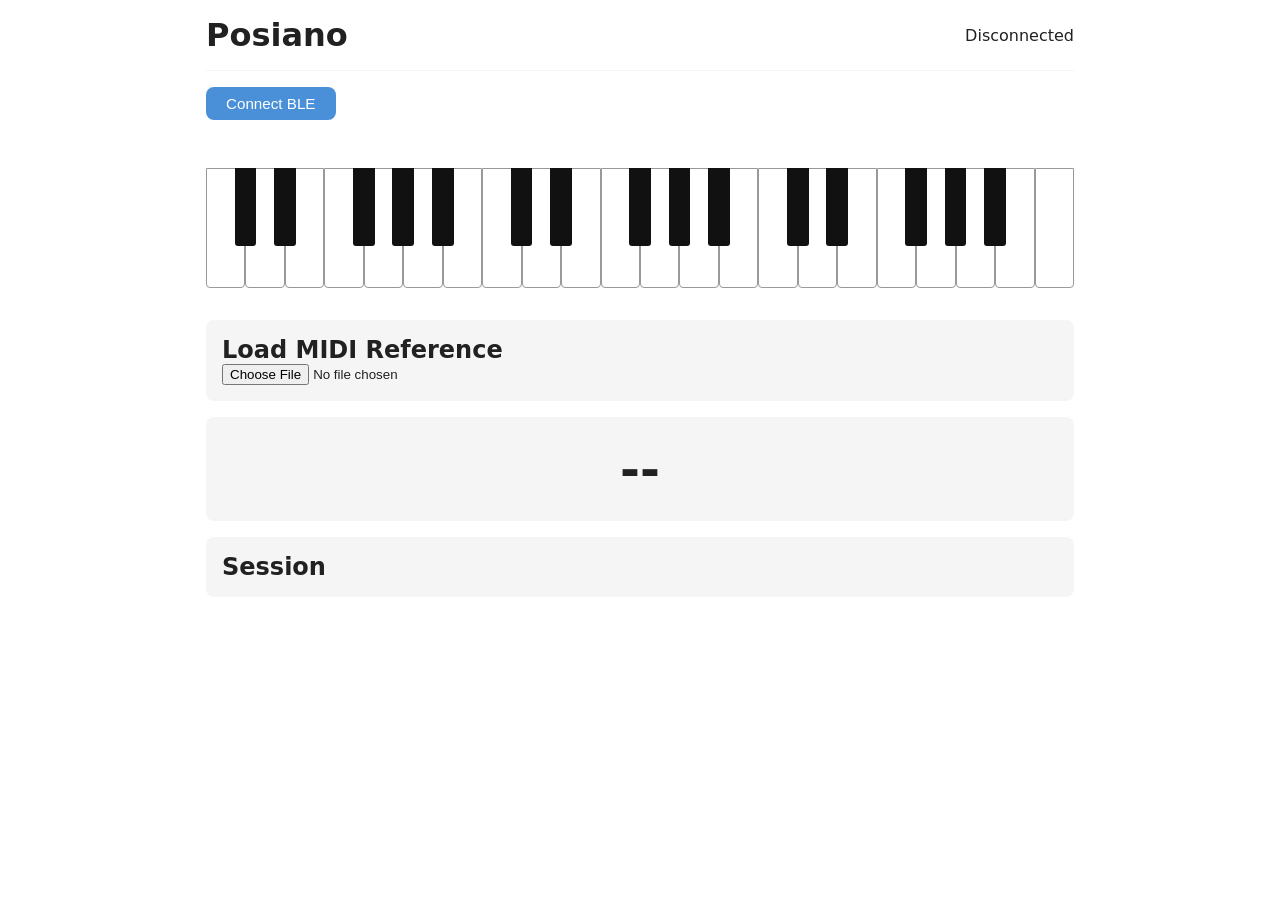
<file: webapp/src/index.html>
<!DOCTYPE html>
<html lang="en">
<head>
    <meta charset="UTF-8">
    <meta name="viewport" content="width=device-width, initial-scale=1.0">
    <title>Posiano</title>
    <link rel="stylesheet" href="css/style.css">
</head>
<body>
    <header>
        <h1>Posiano</h1>
        <div id="ble-status">Disconnected</div>
    </header>

    <button id="connect-btn">Connect BLE</button>

    <div id="onset-flash"></div>

    <section id="keyboard-section">
        <div id="piano-keyboard">
            <!-- White keys: C3–C6 (MIDI 48–84), 22 keys -->
            <div class="key-white" data-midi="48"></div>
            <div class="key-white" data-midi="50"></div>
            <div class="key-white" data-midi="52"></div>
            <div class="key-white" data-midi="53"></div>
            <div class="key-white" data-midi="55"></div>
            <div class="key-white" data-midi="57"></div>
            <div class="key-white" data-midi="59"></div>
            <div class="key-white" data-midi="60"></div>
            <div class="key-white" data-midi="62"></div>
            <div class="key-white" data-midi="64"></div>
            <div class="key-white" data-midi="65"></div>
            <div class="key-white" data-midi="67"></div>
            <div class="key-white" data-midi="69"></div>
            <div class="key-white" data-midi="71"></div>
            <div class="key-white" data-midi="72"></div>
            <div class="key-white" data-midi="74"></div>
            <div class="key-white" data-midi="76"></div>
            <div class="key-white" data-midi="77"></div>
            <div class="key-white" data-midi="79"></div>
            <div class="key-white" data-midi="81"></div>
            <div class="key-white" data-midi="83"></div>
            <div class="key-white" data-midi="84"></div>
            <!-- Black keys: C#3–A#5 (MIDI 49–82), 15 keys -->
            <div class="key-black" data-midi="49"></div>
            <div class="key-black" data-midi="51"></div>
            <div class="key-black" data-midi="54"></div>
            <div class="key-black" data-midi="56"></div>
            <div class="key-black" data-midi="58"></div>
            <div class="key-black" data-midi="61"></div>
            <div class="key-black" data-midi="63"></div>
            <div class="key-black" data-midi="66"></div>
            <div class="key-black" data-midi="68"></div>
            <div class="key-black" data-midi="70"></div>
            <div class="key-black" data-midi="73"></div>
            <div class="key-black" data-midi="75"></div>
            <div class="key-black" data-midi="78"></div>
            <div class="key-black" data-midi="80"></div>
            <div class="key-black" data-midi="82"></div>
        </div>
    </section>

    <main>
        <!-- MIDI Upload -->
        <section id="midi-upload">
            <h2>Load MIDI Reference</h2>
            <input type="file" id="midi-file" accept=".mid,.midi">
            <div id="midi-info"></div>
        </section>

        <!-- Real-time Feedback -->
        <section id="feedback">
            <div id="note-display">--</div>
            <div id="timing-bar"></div>
            <div id="posture-alert"></div>
        </section>

        <!-- Session Summary -->
        <section id="session">
            <h2>Session</h2>
            <div id="session-stats"></div>
        </section>
    </main>

    <script src="js/ble.js"></script>
    <script src="js/midi-parser.js"></script>
    <script src="js/feedback.js"></script>
    <script src="js/session.js"></script>
    <script src="js/app.js"></script>
</body>
</html>
</file>
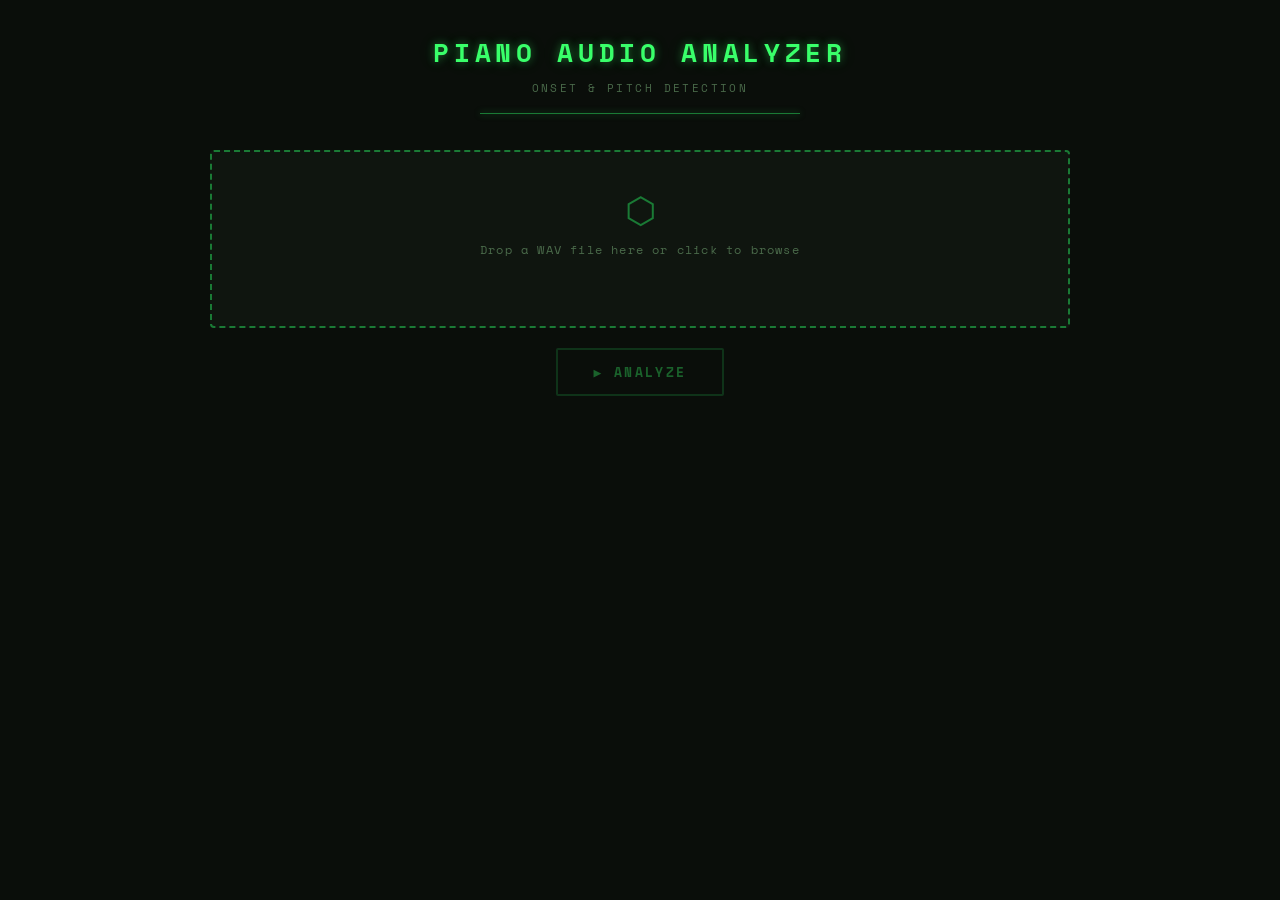
<file: prototyping/audio/templates/index.html>
<!DOCTYPE html>
<html lang="en">
<head>
  <meta charset="UTF-8" />
  <meta name="viewport" content="width=device-width, initial-scale=1.0" />
  <title>Piano Audio Analyzer</title>
  <link rel="preconnect" href="https://fonts.googleapis.com" />
  <link rel="preconnect" href="https://fonts.gstatic.com" crossorigin />
  <link href="https://fonts.googleapis.com/css2?family=Space+Mono:wght@400;700&display=swap" rel="stylesheet" />
  <style>
    /* ── Reset & base ─────────────────────────────────────────────────── */
    *, *::before, *::after { box-sizing: border-box; margin: 0; padding: 0; }

    :root {
      --bg:        #0a0e0a;
      --surface:   #0f150f;
      --border:    #1e331e;
      --green:     #39ff6a;
      --green-dim: #1a7a35;
      --green-glow: 0 0 8px #39ff6a66, 0 0 20px #39ff6a22;
      --amber:     #ffa040;
      --text:      #b8d4b8;
      --text-dim:  #4a6a4a;
      --mono:      'Space Mono', 'Courier New', monospace;
    }

    html, body {
      height: 100%;
      background: var(--bg);
      color: var(--text);
      font-family: var(--mono);
      font-size: 14px;
      line-height: 1.6;
    }

    /* ── Layout ───────────────────────────────────────────────────────── */
    .container {
      max-width: 900px;
      margin: 0 auto;
      padding: 32px 20px 60px;
    }

    /* ── Header ───────────────────────────────────────────────────────── */
    header { text-align: center; margin-bottom: 36px; }

    header h1 {
      font-size: 26px;
      font-weight: 700;
      letter-spacing: 0.18em;
      color: var(--green);
      text-shadow: var(--green-glow);
      text-transform: uppercase;
    }

    header p {
      font-size: 11px;
      letter-spacing: 0.22em;
      color: var(--text-dim);
      text-transform: uppercase;
      margin-top: 6px;
    }

    .header-rule {
      border: none;
      border-top: 1px solid var(--green-dim);
      margin: 16px auto 0;
      width: 320px;
      box-shadow: 0 0 6px var(--green-dim);
    }

    /* ── Upload zone ──────────────────────────────────────────────────── */
    #drop-zone {
      border: 2px dashed var(--green-dim);
      border-radius: 4px;
      padding: 40px 20px;
      text-align: center;
      cursor: pointer;
      transition: border-color 0.2s, box-shadow 0.2s;
      background: var(--surface);
      position: relative;
    }

    #drop-zone.dragover,
    #drop-zone:hover {
      border-color: var(--green);
      box-shadow: var(--green-glow);
    }

    #drop-zone input[type="file"] {
      position: absolute;
      inset: 0;
      opacity: 0;
      cursor: pointer;
      width: 100%;
      height: 100%;
    }

    .upload-icon {
      font-size: 36px;
      line-height: 1;
      color: var(--green-dim);
      display: block;
      margin-bottom: 12px;
    }

    #drop-zone.has-file .upload-icon { color: var(--green); }

    #file-label {
      display: block;
      font-size: 12px;
      color: var(--text-dim);
      letter-spacing: 0.1em;
    }

    #file-name {
      display: block;
      margin-top: 8px;
      font-size: 13px;
      color: var(--green);
      min-height: 1.4em;
    }

    /* ── Analyze button ───────────────────────────────────────────────── */
    #analyze-btn {
      display: block;
      margin: 20px auto 0;
      padding: 12px 36px;
      background: transparent;
      border: 2px solid var(--green-dim);
      color: var(--green);
      font-family: var(--mono);
      font-size: 13px;
      font-weight: 700;
      letter-spacing: 0.18em;
      text-transform: uppercase;
      cursor: pointer;
      transition: border-color 0.2s, box-shadow 0.2s, color 0.2s;
      border-radius: 2px;
    }

    #analyze-btn:hover:not(:disabled) {
      border-color: var(--green);
      box-shadow: var(--green-glow);
      color: #fff;
    }

    #analyze-btn:disabled {
      opacity: 0.35;
      cursor: not-allowed;
    }

    /* ── Scanning animation ───────────────────────────────────────────── */
    #loader {
      display: none;
      text-align: center;
      padding: 28px 0;
    }

    #loader.active { display: block; }

    .scan-bar {
      width: 260px;
      height: 3px;
      background: var(--border);
      border-radius: 2px;
      margin: 12px auto;
      overflow: hidden;
    }

    .scan-bar-inner {
      width: 40%;
      height: 100%;
      background: var(--green);
      border-radius: 2px;
      box-shadow: 0 0 8px var(--green);
      animation: scan 1.1s ease-in-out infinite alternate;
    }

    @keyframes scan {
      from { transform: translateX(-40%); }
      to   { transform: translateX(290%); }
    }

    #loader p {
      font-size: 11px;
      letter-spacing: 0.2em;
      color: var(--text-dim);
      text-transform: uppercase;
      animation: blink 1.2s step-start infinite;
    }

    @keyframes blink {
      50% { opacity: 0; }
    }

    /* ── Error box ────────────────────────────────────────────────────── */
    #error-box {
      display: none;
      border: 1px solid #8b2020;
      background: #1a0a0a;
      color: #ff6060;
      padding: 12px 16px;
      margin-top: 16px;
      border-radius: 2px;
      font-size: 12px;
    }

    /* ── Results ──────────────────────────────────────────────────────── */
    #results {
      display: none;
      margin-top: 36px;
    }

    .section-label {
      font-size: 10px;
      letter-spacing: 0.25em;
      color: var(--text-dim);
      text-transform: uppercase;
      border-bottom: 1px solid var(--border);
      padding-bottom: 6px;
      margin-bottom: 14px;
    }

    /* Waveform plot */
    #plot-section { margin-bottom: 28px; }

    #plot-img {
      width: 100%;
      border: 1px solid var(--border);
      border-radius: 2px;
      display: block;
    }

    /* Stats row */
    #stats-row {
      display: flex;
      gap: 24px;
      margin-bottom: 28px;
      font-size: 13px;
    }

    .stat {
      border: 1px solid var(--border);
      background: var(--surface);
      padding: 10px 18px;
      border-radius: 2px;
    }

    .stat span { color: var(--green); font-weight: 700; }

    /* Piano keyboard */
    #piano-section { margin-bottom: 28px; }

    .piano {
      display: flex;
      gap: 0;
      height: 90px;
      position: relative;
      user-select: none;
    }

    .key {
      position: relative;
      border: 1px solid #1a2a1a;
      border-radius: 0 0 3px 3px;
      cursor: default;
      transition: background 0.15s, box-shadow 0.15s;
    }

    .key.white {
      background: #111a11;
      width: 32px;
      height: 90px;
      z-index: 1;
      border-bottom-width: 2px;
    }

    .key.black {
      background: #060e06;
      width: 20px;
      height: 55px;
      margin-left: -10px;
      margin-right: -10px;
      z-index: 2;
      border-color: #0a140a;
    }

    .key.active.white {
      background: #0d2e12;
      box-shadow: inset 0 -3px 0 var(--green), 0 0 10px #39ff6a44;
    }

    .key.active.black {
      background: #0d2e12;
      box-shadow: inset 0 -2px 0 var(--green), 0 0 8px #39ff6a55;
    }

    .key-label {
      position: absolute;
      bottom: 5px;
      left: 50%;
      transform: translateX(-50%);
      font-size: 8px;
      letter-spacing: 0;
      color: var(--text-dim);
      white-space: nowrap;
    }

    .key.active .key-label { color: var(--green); }

    .piano-note-labels {
      display: flex;
      gap: 4px;
      flex-wrap: wrap;
      margin-top: 10px;
    }

    .pnl-item {
      font-size: 10px;
      padding: 2px 7px;
      border: 1px solid var(--green-dim);
      border-radius: 2px;
      color: var(--green);
      background: #0a1a0a;
    }

    /* Notes table */
    #table-section { margin-bottom: 28px; }

    .table-wrap {
      max-height: 260px;
      overflow-y: auto;
      border: 1px solid var(--border);
      border-radius: 2px;
    }

    .table-wrap::-webkit-scrollbar { width: 6px; }
    .table-wrap::-webkit-scrollbar-track { background: var(--surface); }
    .table-wrap::-webkit-scrollbar-thumb { background: var(--green-dim); border-radius: 3px; }

    table {
      width: 100%;
      border-collapse: collapse;
      font-size: 12px;
    }

    thead th {
      background: var(--surface);
      color: var(--text-dim);
      font-size: 10px;
      letter-spacing: 0.18em;
      text-transform: uppercase;
      padding: 8px 14px;
      border-bottom: 1px solid var(--border);
      text-align: left;
      position: sticky;
      top: 0;
    }

    tbody tr { border-bottom: 1px solid var(--border); }
    tbody tr:last-child { border-bottom: none; }
    tbody tr:hover { background: #0f1f0f; }

    tbody td {
      padding: 7px 14px;
      color: var(--text);
    }

    tbody td:first-child { color: var(--text-dim); }
    tbody td:nth-child(2) { color: var(--green); font-weight: 700; }
  </style>
</head>
<body>
  <div class="container">

    <!-- Header -->
    <header>
      <h1>Piano Audio Analyzer</h1>
      <p>onset &amp; pitch detection</p>
      <hr class="header-rule" />
    </header>

    <!-- Upload -->
    <div id="drop-zone">
      <input type="file" id="file-input" accept=".wav" />
      <span class="upload-icon">⬡</span>
      <span id="file-label">Drop a WAV file here or click to browse</span>
      <span id="file-name"></span>
    </div>

    <button id="analyze-btn" disabled>▶ Analyze</button>

    <!-- Loader -->
    <div id="loader">
      <div class="scan-bar"><div class="scan-bar-inner"></div></div>
      <p>Scanning signal…</p>
    </div>

    <!-- Error -->
    <div id="error-box"></div>

    <!-- Results -->
    <div id="results">

      <!-- Waveform plot -->
      <div id="plot-section">
        <div class="section-label">Waveform + Onsets</div>
        <img id="plot-img" alt="Onset plot" />
      </div>

      <!-- Stats -->
      <div id="stats-row">
        <div class="stat">Onsets detected: <span id="stat-onsets">—</span></div>
        <div class="stat">Unique notes: <span id="stat-unique">—</span></div>
      </div>

      <!-- Piano keyboard -->
      <div id="piano-section">
        <div class="section-label">Detected Notes</div>
        <div class="piano" id="piano"></div>
        <div class="piano-note-labels" id="piano-note-labels"></div>
      </div>

      <!-- Notes table -->
      <div id="table-section">
        <div class="section-label">Note Log</div>
        <div class="table-wrap">
          <table>
            <thead>
              <tr><th>#</th><th>Time (s)</th><th>Note</th></tr>
            </thead>
            <tbody id="notes-tbody"></tbody>
          </table>
        </div>
      </div>

    </div>
  </div>

  <script>
  // ── Piano layout C3 – B4 (2 octaves) ──────────────────────────────────
  const PIANO_NOTES = [
    // octave 3
    {note:'C3',  type:'white'}, {note:'Cs3', type:'black'},
    {note:'D3',  type:'white'}, {note:'Ds3', type:'black'},
    {note:'E3',  type:'white'},
    {note:'F3',  type:'white'}, {note:'Fs3', type:'black'},
    {note:'G3',  type:'white'}, {note:'Gs3', type:'black'},
    {note:'A3',  type:'white'}, {note:'As3', type:'black'},
    {note:'B3',  type:'white'},
    // octave 4
    {note:'C4',  type:'white'}, {note:'Cs4', type:'black'},
    {note:'D4',  type:'white'}, {note:'Ds4', type:'black'},
    {note:'E4',  type:'white'},
    {note:'F4',  type:'white'}, {note:'Fs4', type:'black'},
    {note:'G4',  type:'white'}, {note:'Gs4', type:'black'},
    {note:'A4',  type:'white'}, {note:'As4', type:'black'},
    {note:'B4',  type:'white'},
  ];

  function buildPiano(activeNotes) {
    const container = document.getElementById('piano');
    container.innerHTML = '';
    const active = new Set(activeNotes);
    PIANO_NOTES.forEach(({note, type}) => {
      const el = document.createElement('div');
      el.className = `key ${type}${active.has(note) ? ' active' : ''}`;
      el.dataset.note = note;
      if (type === 'white') {
        const lbl = document.createElement('span');
        lbl.className = 'key-label';
        lbl.textContent = note;
        el.appendChild(lbl);
      }
      container.appendChild(el);
    });

    const labelsEl = document.getElementById('piano-note-labels');
    labelsEl.innerHTML = '';
    activeNotes.forEach(n => {
      const span = document.createElement('span');
      span.className = 'pnl-item';
      span.textContent = n;
      labelsEl.appendChild(span);
    });
  }

  // ── File input ─────────────────────────────────────────────────────────
  const dropZone   = document.getElementById('drop-zone');
  const fileInput  = document.getElementById('file-input');
  const fileNameEl = document.getElementById('file-name');
  const analyzeBtn = document.getElementById('analyze-btn');
  let selectedFile = null;

  function setFile(file) {
    if (!file || !file.name.toLowerCase().endsWith('.wav')) {
      fileNameEl.textContent = '✗ Only .wav files are supported';
      fileNameEl.style.color = '#ff6060';
      selectedFile = null;
      analyzeBtn.disabled = true;
      dropZone.classList.remove('has-file');
      return;
    }
    selectedFile = file;
    fileNameEl.textContent = '▸ ' + file.name;
    fileNameEl.style.color = '';
    analyzeBtn.disabled = false;
    dropZone.classList.add('has-file');
  }

  fileInput.addEventListener('change', () => setFile(fileInput.files[0]));

  dropZone.addEventListener('dragover', e => {
    e.preventDefault();
    dropZone.classList.add('dragover');
  });
  dropZone.addEventListener('dragleave', () => dropZone.classList.remove('dragover'));
  dropZone.addEventListener('drop', e => {
    e.preventDefault();
    dropZone.classList.remove('dragover');
    setFile(e.dataTransfer.files[0]);
  });

  // ── Analyze ────────────────────────────────────────────────────────────
  const loader   = document.getElementById('loader');
  const errorBox = document.getElementById('error-box');
  const results  = document.getElementById('results');

  analyzeBtn.addEventListener('click', async () => {
    if (!selectedFile) return;

    // Reset UI
    errorBox.style.display = 'none';
    results.style.display  = 'none';
    loader.classList.add('active');
    analyzeBtn.disabled = true;

    const form = new FormData();
    form.append('file', selectedFile);

    try {
      const resp = await fetch('/analyze', { method: 'POST', body: form });
      const data = await resp.json();

      if (!resp.ok) {
        throw new Error(data.error || `Server error ${resp.status}`);
      }

      // Plot
      document.getElementById('plot-img').src = 'data:image/png;base64,' + data.plot_b64;

      // Stats
      document.getElementById('stat-onsets').textContent = data.total_onsets;
      document.getElementById('stat-unique').textContent = data.unique_notes.length;

      // Piano
      buildPiano(data.unique_notes);

      // Table
      const tbody = document.getElementById('notes-tbody');
      tbody.innerHTML = '';
      data.notes.forEach((n, i) => {
        const tr = document.createElement('tr');
        tr.innerHTML = `<td>${i + 1}</td><td>${n.time.toFixed(3)}</td><td>${n.note}</td>`;
        tbody.appendChild(tr);
      });

      results.style.display = 'block';

    } catch (err) {
      errorBox.textContent = '✗ ' + err.message;
      errorBox.style.display = 'block';
    } finally {
      loader.classList.remove('active');
      analyzeBtn.disabled = false;
    }
  });
  </script>
</body>
</html>
</file>
<file: webapp/src/css/style.css>
/* style.css — Owner: Member C — Mobile-first base styles and layout variables */

/* --- Custom properties --- */
:root {
    --color-bg: #ffffff;
    --color-surface: #f5f5f5;
    --color-primary: #4a90d9;
    --color-correct: #4caf50;
    --color-error: #e53935;
    --color-text: #212121;
    --color-text-muted: #757575;
    --font-sans: system-ui, -apple-system, sans-serif;
    --radius: 8px;
    --spacing: 1rem;
}

/* --- Reset --- */
*, *::before, *::after {
    box-sizing: border-box;
    margin: 0;
    padding: 0;
}

body {
    font-family: var(--font-sans);
    background: var(--color-bg);
    color: var(--color-text);
    padding: var(--spacing);
    max-width: 900px;
    margin: 0 auto;
}

/* --- Layout --- */
header {
    display: flex;
    justify-content: space-between;
    align-items: center;
    padding-bottom: var(--spacing);
    border-bottom: 1px solid var(--color-surface);
}

main {
    display: flex;
    flex-direction: column;
    gap: var(--spacing);
    padding-top: var(--spacing);
}

section {
    background: var(--color-surface);
    border-radius: var(--radius);
    padding: var(--spacing);
}

/* --- Connect button --- */
#connect-btn {
    display: block;
    margin: var(--spacing) 0;
    background: var(--color-primary);
    color: #fff;
    border: none;
    border-radius: var(--radius);
    padding: 0.5rem 1.25rem;
    font-size: 0.95rem;
    cursor: pointer;
}
#connect-btn:hover {
    opacity: 0.85;
}

/* --- Note display --- */
#note-display {
    font-size: 3rem;
    font-weight: bold;
    text-align: center;
    padding: 0.5rem 0;
}

/* --- Onset flash --- */
#onset-flash {
    width: 100%;
    height: 8px;
    border-radius: 4px;
    background: transparent;
    margin-bottom: 0.5rem;
}
@keyframes flash-yellow {
    from { background: #ffdd00; opacity: 1; }
    to   { background: #ffdd00; opacity: 0; }
}
#onset-flash.onset-flash {
    animation: flash-yellow 150ms ease-out forwards;
}

/* --- Piano keyboard --- */
#keyboard-section {
    background: none;
    padding: var(--spacing) 0;
    overflow-x: auto;
}
#piano-keyboard {
    position: relative;
    display: flex;
    height: 120px;
    width: 100%;
    min-width: 300px;
    user-select: none;
}
.key-white {
    flex: 1;
    background: #fff;
    border: 1px solid #999;
    border-radius: 0 0 4px 4px;
    position: relative;
    z-index: 1;
}
.key-white.lit {
    background: #00cc44;
}
.key-black {
    position: absolute;
    width: 2.5%;
    height: 65%;
    background: #111;
    border-radius: 0 0 3px 3px;
    z-index: 2;
    top: 0;
}
.key-black.lit {
    background: #009933;
}

/* Black key positions — 22 white keys, each = 100/22 ≈ 4.5455%
   formula: left = (white_index_to_left + 1) * 4.5455% - 1.25%     */
[data-midi="49"] { left:  3.30%; } /* Cs3: between C3(0)  D3(1)  */
[data-midi="51"] { left:  7.84%; } /* Ds3: between D3(1)  E3(2)  */
[data-midi="54"] { left: 16.93%; } /* Fs3: between F3(3)  G3(4)  */
[data-midi="56"] { left: 21.48%; } /* Gs3: between G3(4)  A3(5)  */
[data-midi="58"] { left: 26.02%; } /* As3: between A3(5)  B3(6)  */
[data-midi="61"] { left: 35.11%; } /* Cs4: between C4(7)  D4(8)  */
[data-midi="63"] { left: 39.66%; } /* Ds4: between D4(8)  E4(9)  */
[data-midi="66"] { left: 48.75%; } /* Fs4: between F4(10) G4(11) */
[data-midi="68"] { left: 53.30%; } /* Gs4: between G4(11) A4(12) */
[data-midi="70"] { left: 57.84%; } /* As4: between A4(12) B4(13) */
[data-midi="73"] { left: 66.93%; } /* Cs5: between C5(14) D5(15) */
[data-midi="75"] { left: 71.48%; } /* Ds5: between D5(15) E5(16) */
[data-midi="78"] { left: 80.57%; } /* Fs5: between F5(17) G5(18) */
[data-midi="80"] { left: 85.11%; } /* Gs5: between G5(18) A5(19) */
[data-midi="82"] { left: 89.66%; } /* As5: between A5(19) B5(20) */
</file>
